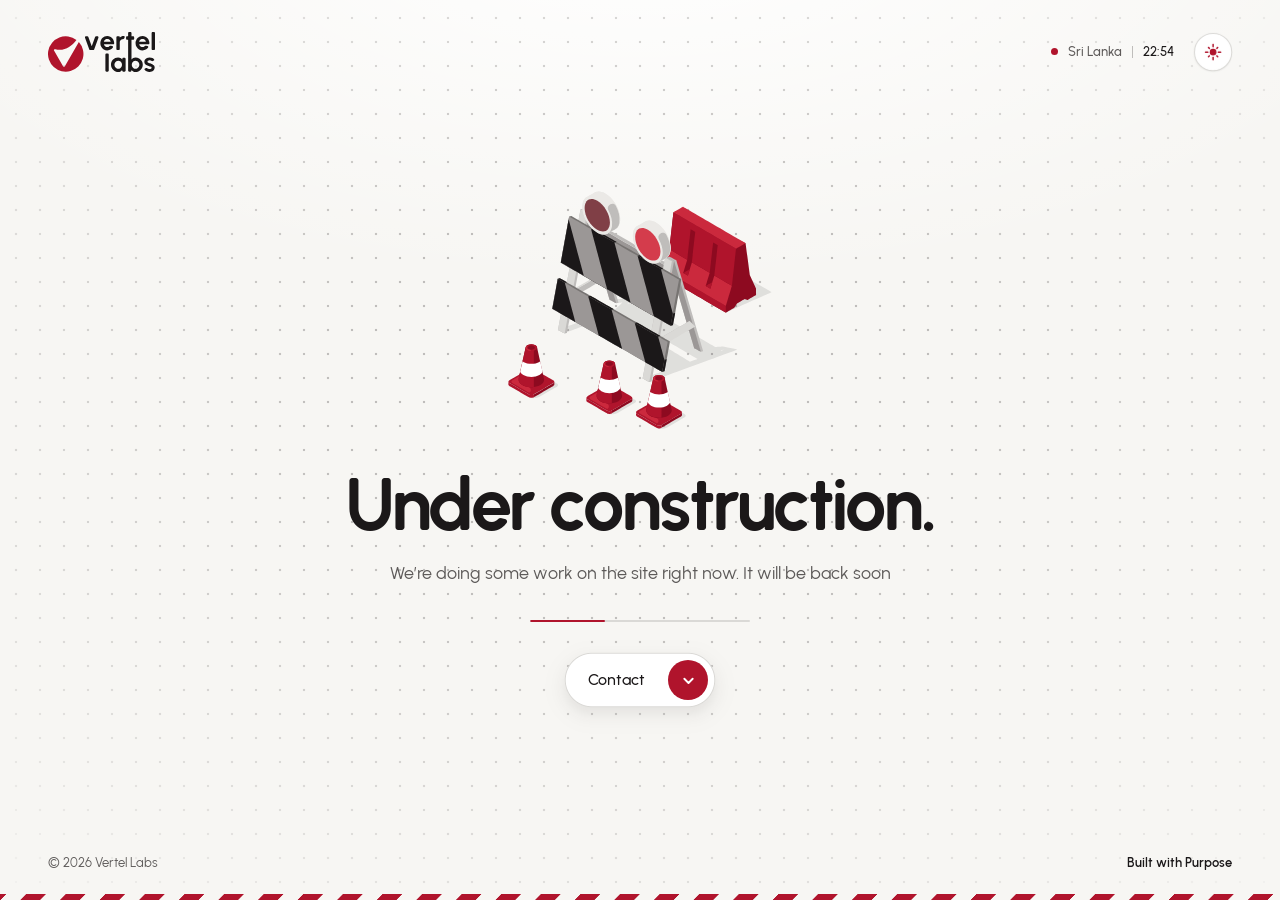
<file: index.html>
<!DOCTYPE html>
<html lang="en">
<head>
  <meta charset="utf-8">
  <meta name="viewport" content="width=device-width, initial-scale=1">
  <meta name="robots" content="noindex, nofollow">
  <title>Vertel Labs</title>
  <meta name="description" content="vertellabs.com is under construction. Write to contact@vertellabs.com.">
  <link rel="canonical" href="https://vertellabs.com/">

  <!-- Vertel Labs brand (from website-kit) -->
  <link rel="preload" href="fonts/VertelRound-Regular.woff2" as="font" type="font/woff2" crossorigin>
  <link rel="preload" href="fonts/VertelRound-Bold.woff2" as="font" type="font/woff2" crossorigin>
  <link rel="stylesheet" href="css/vertel-round.css">
  <link rel="stylesheet" href="css/tokens.css">
  <link rel="icon" href="favicon.ico" sizes="48x48">
  <link rel="icon" href="favicon.svg" type="image/svg+xml">
  <link rel="apple-touch-icon" href="apple-touch-icon.png">
  <link rel="manifest" href="site.webmanifest">
  <meta name="theme-color" content="#F7F6F3" media="(prefers-color-scheme: light)">
  <meta name="theme-color" content="#141213" media="(prefers-color-scheme: dark)">
  <!-- Use the visitor's saved light/dark choice before the page paints (no flash). -->
  <script>document.documentElement.className+=' js intro-on';try{var t=localStorage.getItem('vl-theme');if(t==='light'||t==='dark')document.documentElement.setAttribute('data-theme',t)}catch(e){}</script>

  <meta property="og:type" content="website">
  <meta property="og:site_name" content="Vertel Labs">
  <meta property="og:title" content="Vertel Labs">
  <meta property="og:description" content="Digital Solutions for Businesses in Sri Lanka">
  <meta property="og:url" content="https://vertellabs.com/">
  <meta property="og:image" content="https://vertellabs.com/img/og-card.png">
  <meta property="og:image:width" content="1200">
  <meta property="og:image:height" content="630">
  <meta property="og:image:alt" content="Vertel Labs">
  <meta property="og:locale" content="en_US">
  <meta name="twitter:card" content="summary_large_image">
  <script>if(location.search==='?chat')location.replace('https://wa.me/message/AU7N3AUUT7OIB1')</script>

  <link rel="stylesheet" href="css/site.css?v=54">
</head>
<body class="uc">

  <!-- Intro while the page loads (DRAFT — logo motion isn't in the brand docs yet):
       the Vertel coin is traced, fills in, empties, and the line wipes away, on the dot background.
       It fades out once the page has loaded and the coin is full. Only shows when JavaScript runs.
       Path copied unchanged from assets/coin/crimson/vertel-mark-crimson.svg. -->
  <div class="intro" id="intro" aria-hidden="true">
    <svg class="coin-loader" viewBox="0 0 256 256">
      <path class="cl-coin" pathLength="100" d="M201.92 60.65 L123.2 197 A6 6 0 0 1 112.8 197 L62.74 110.28 A6 6 0 0 1 69.29 100.87 C119.03 113.8 159.35 86.73 188.51 48.38 A100 100 0 1 0 201.92 60.65 Z"/>
    </svg>
  </div>

  <header class="top wrap">
    <a class="logo" href="./" aria-label="Vertel Labs home">
      <img class="only-light" src="logo/vertel-logo-two-line-crimson.svg" alt="Vertel Labs" width="107" height="40">
      <img class="only-dark" src="logo/vertel-logo-two-line-on-dark.svg" alt="Vertel Labs" width="107" height="40">
    </a>
    <div class="top-right">
      <p class="local" aria-label="Local time in Sri Lanka">
        <span class="dot" aria-hidden="true"></span>
        <span>Sri Lanka</span>
        <span class="local-sep" aria-hidden="true"></span>
        <span class="local-time" id="clock">GMT+5:30</span>
      </p>

      <!-- Light/dark switch: a real coin with a thin edge. Front = sun or moon, back = Vertel coin mark.
           A click turns it over in place, through the Vertel side, onto the new mode's side;
           the new theme pours out of it as the Vertel side faces us. -->
      <button class="theme-coin" type="button" id="theme-coin" aria-label="Switch to dark mode" title="Switch light / dark">
        <span class="coin" aria-hidden="true">
          <span class="coin-edge"></span>
          <span class="coin-face coin-front">
            <!-- Vertel Labs light icon: solid sun, long rays at the four main points, short between (like ruler marks) -->
            <svg class="icon-sun" viewBox="0 0 24 24"><circle cx="12" cy="12" r="4.4" fill="currentColor"/><path d="M19 12h3M12 19v3M5 12H2M12 5V2M17.02 17.02l1.06 1.06M6.98 17.02l-1.06 1.06M6.98 6.98L5.92 5.92M17.02 6.98l1.06-1.06" stroke="currentColor" stroke-width="2" stroke-linecap="round"/></svg>
            <!-- Vertel Labs dark icon: slim solid crescent with softened tips, and one small dot -->
            <svg class="icon-moon" viewBox="0 0 24 24"><path d="M8.02 4.81A8.6 8.6 0 1 0 19.19 15.98A8 8 0 0 1 8.02 4.81Z" fill="currentColor" stroke="currentColor" stroke-width="1.3" stroke-linejoin="round"/><circle cx="18.6" cy="5.6" r="1.2" fill="currentColor"/></svg>
          </span>
          <span class="coin-face coin-back">
            <img class="coin-mark only-light" src="logo/vertel-mark-crimson-small.svg" alt="" width="20" height="20">
            <img class="coin-mark only-dark" src="logo/vertel-mark-on-dark-small.svg" alt="" width="20" height="20">
          </span>
        </span>
      </button>
    </div>
  </header>

  <main class="uc-main wrap">
    <div class="uc-art">
      <img class="only-light" src="img/under-construction.svg?v=3" alt="Road barrier with a flashing light and traffic cones" width="805" height="726">
      <img class="only-dark" src="img/under-construction-dark.svg?v=3" alt="Road barrier with a flashing light and traffic cones" width="805" height="726">
    </div>

    <div class="uc-copy">
      <h1>Under construction.</h1>
      <p class="lead">We’re doing some work on the site right now. It will be back soon</p>

      <div class="progress" aria-hidden="true"><span></span></div>

      <!-- Contact: one pill that splits like liquid into WhatsApp and Email.
           The shapes (.ct-goo) are drawn behind and melted together by the #vl-goo filter;
           the words and links sit on top, sharp. Without JavaScript both links just show. -->
      <div class="ct" id="contact">
        <div class="ct-goo" aria-hidden="true">
          <span class="ct-shape p-main"></span>
          <span class="ct-shape p-a"></span>
          <span class="ct-shape p-b"></span>
          <span class="ct-shape p-a2"></span>
          <span class="ct-shape p-b2"></span>
          <span class="ct-shape p-ai"></span>
          <span class="ct-shape p-bi"></span>
        </div>

        <button class="ct-toggle p-main" type="button" id="contact-toggle" aria-expanded="false" aria-controls="contact">
          <span class="ct-label">Contact</span>
          <!-- a chevron: "this opens". It turns over to point up (close) when the options are out. -->
          <span class="ct-x" aria-hidden="true">
            <svg viewBox="0 0 20 20"><path d="M5.6 8.2 10 12.6l4.4-4.4" fill="none" stroke="currentColor" stroke-width="2" stroke-linecap="round" stroke-linejoin="round"/></svg>
          </span>
        </button>

        <a class="ct-opt p-a" href="https://chat.vertellabs.com" target="_blank" rel="noopener">
          <span class="ct-in">
          <!-- the WhatsApp logo (glyph from Simple Icons, CC0) -->
          <span class="ct-ico ct-ico-wa" aria-hidden="true">
            <svg viewBox="0 0 24 24"><path fill="currentColor" d="M17.472 14.382c-.297-.149-1.758-.867-2.03-.967-.273-.099-.471-.148-.67.15-.197.297-.767.966-.94 1.164-.173.199-.347.223-.644.075-.297-.15-1.255-.463-2.39-1.475-.883-.788-1.48-1.761-1.653-2.059-.173-.297-.018-.458.13-.606.134-.133.298-.347.446-.52.149-.174.198-.298.298-.497.099-.198.05-.371-.025-.52-.075-.149-.669-1.612-.916-2.207-.242-.579-.487-.5-.669-.51-.173-.008-.371-.01-.57-.01-.198 0-.52.074-.792.372-.272.297-1.04 1.016-1.04 2.479 0 1.462 1.065 2.875 1.213 3.074.149.198 2.096 3.2 5.077 4.487.709.306 1.262.489 1.694.625.712.227 1.36.195 1.871.118.571-.085 1.758-.719 2.006-1.413.248-.694.248-1.289.173-1.413-.074-.124-.272-.198-.57-.347m-5.421 7.403h-.004a9.87 9.87 0 0 1-5.031-1.378l-.361-.214-3.741.982.998-3.648-.235-.374a9.86 9.86 0 0 1-1.51-5.26c.001-5.45 4.436-9.884 9.888-9.884 2.64 0 5.122 1.03 6.988 2.898a9.825 9.825 0 0 1 2.893 6.994c-.003 5.45-4.437 9.884-9.885 9.884m8.413-18.297A11.815 11.815 0 0 0 12.05 0C5.495 0 .16 5.335.157 11.892c0 2.096.547 4.142 1.588 5.945L.057 24l6.305-1.654a11.882 11.882 0 0 0 5.683 1.448h.005c6.554 0 11.89-5.335 11.893-11.893a11.821 11.821 0 0 0-3.48-8.413Z"/></svg>
          </span>
          <span class="ct-words"><span class="ct-name">WhatsApp</span><span class="ct-addr">chat.vertellabs.com</span></span></span>
        </a>
        <a class="ct-opt p-b" href="mailto:contact@vertellabs.com">
          <span class="ct-in">
          <span class="ct-ico" aria-hidden="true">
            <svg viewBox="0 0 20 20"><rect x="3" y="4.8" width="14" height="10.4" rx="2.4" fill="none" stroke="currentColor" stroke-width="1.7"/><path d="M3.8 6.4l6.2 4.4 6.2-4.4" fill="none" stroke="currentColor" stroke-width="1.7" stroke-linecap="round" stroke-linejoin="round"/></svg>
          </span>
          <span class="ct-words"><span class="ct-name">Email</span><span class="ct-addr">contact@vertellabs.com</span></span></span>
        </a>
      </div>
    </div>
  </main>

  <footer class="uc-foot">
    <div class="wrap uc-foot-inner">
      <span>© <span id="year">2026</span> Vertel Labs</span>
      <span class="promise">Built with Purpose</span>
    </div>
    <div class="tape" aria-hidden="true"></div>
  </footer>

  <!-- the liquid: blur the shapes, then cut the blur back to a hard edge, so shapes that come
       close melt into one; then a 1px rim in the border colour around the whole blob, and a soft
       shadow under it made from the same blur (moved down a little), so it costs almost nothing.
       The filter works only inside the liquid's own box (which already leaves room for the blur). -->
  <svg class="defs" width="0" height="0" aria-hidden="true" focusable="false">
    <filter id="vl-goo" x="0" y="0" width="100%" height="100%" color-interpolation-filters="sRGB">
      <feGaussianBlur in="SourceGraphic" stdDeviation="9" result="blur"/>
      <feColorMatrix in="blur" type="matrix" values="1 0 0 0 0  0 1 0 0 0  0 0 1 0 0  0 0 0 24 -11" result="goo"/>
      <feMorphology in="goo" operator="dilate" radius="1" result="rim-shape"/>
      <feFlood class="goo-rim" result="rim-colour"/>
      <feComposite in="rim-colour" in2="rim-shape" operator="in" result="rim"/>
      <feOffset in="blur" dy="7" result="shadow-shape"/>
      <feFlood class="goo-shadow" result="shadow-colour"/>
      <feComposite in="shadow-colour" in2="shadow-shape" operator="in" result="shadow"/>
      <feMerge><feMergeNode in="shadow"/><feMergeNode in="rim"/><feMergeNode in="goo"/></feMerge>
    </filter>
  </svg>

  <script src="js/site.js?v=20" defer></script>
</body>
</html>
</file>
<file: css/vertel-round.css>
/* Vertel Round v2 — the Vertel Labs brand font.
   Urbanist (SIL OFL 1.1) with every corner rounded like the Vertel Labs logo.
   1. Copy fonts-web/* to /fonts/ on your site.   2. Link this file.   3. Add the preload lines (README). */

@font-face { font-family: "Vertel Round"; font-weight: 400; font-style: normal; font-display: swap;
  src: url("../fonts/VertelRound-Regular.woff2") format("woff2"), url("../fonts/VertelRound-Regular.woff") format("woff"); }
@font-face { font-family: "Vertel Round"; font-weight: 500; font-style: normal; font-display: swap;
  src: url("../fonts/VertelRound-Medium.woff2") format("woff2"), url("../fonts/VertelRound-Medium.woff") format("woff"); }
@font-face { font-family: "Vertel Round"; font-weight: 600; font-style: normal; font-display: swap;
  src: url("../fonts/VertelRound-SemiBold.woff2") format("woff2"), url("../fonts/VertelRound-SemiBold.woff") format("woff"); }
@font-face { font-family: "Vertel Round"; font-weight: 700; font-style: normal; font-display: swap;
  src: url("../fonts/VertelRound-Bold.woff2") format("woff2"), url("../fonts/VertelRound-Bold.woff") format("woff"); }

/* Metric-matched stand-in: while the font downloads (or if it is blocked), the system font is resized
   to take up the same space, so the page does not jump when Vertel Round arrives. */
@font-face { font-family: "Vertel Round Fallback"; font-weight: 100 500;
  src: local("Arial"), local("ArialMT"), local("Liberation Sans"), local("Helvetica"), local("Roboto");
  size-adjust: 97.27%; ascent-override: 97.67%; descent-override: 25.7%; line-gap-override: 0%; }
@font-face { font-family: "Vertel Round Fallback"; font-weight: 600 900;
  src: local("Arial Bold"), local("Arial-BoldMT"), local("Liberation Sans Bold"), local("Helvetica Bold"), local("Roboto Bold");
  size-adjust: 94.55%; ascent-override: 100.48%; descent-override: 26.44%; line-gap-override: 0%; }

:root {
  --font-brand: "Vertel Round", "Vertel Round Fallback", system-ui, -apple-system, "Segoe UI", Roboto, Arial, sans-serif;
}
body { font-family: var(--font-brand); font-weight: 400; }
h1, h2, h3, h4, strong, b { font-weight: 700; }
</file>
<file: css/tokens.css>
/* Vertel Labs brand tokens v1.0.0 — keep in sync with tokens.json (change both together).
   Use the role variables (--vl-bg, --vl-text, --vl-accent …) in your CSS; they switch for dark mode automatically. */
:root {
  --vl-crimson: #B0142C;
  --vl-crimson-on-dark: #E73B4E;
  --vl-ground-light: #F7F6F3;
  --vl-ground-dark: #141213;
  --vl-ink: #1B1819;
  --vl-paper: #FFFFFF;
  --vl-crimson-50: #FFF2F1;
  --vl-crimson-100: #FDE3E2;
  --vl-crimson-200: #FAC7C6;
  --vl-crimson-300: #F6A2A1;
  --vl-crimson-400: #F07477;
  --vl-crimson-500: #E73B4E;
  --vl-crimson-600: #CB293D;
  --vl-crimson-700: #B0142C;
  --vl-crimson-800: #8D0A20;
  --vl-crimson-900: #6E0316;
  --vl-crimson-950: #4F000C;
  --vl-neutral-50: #F7F6F3;
  --vl-neutral-100: #EBE9E6;
  --vl-neutral-200: #DAD9D6;
  --vl-neutral-300: #BFBDBB;
  --vl-neutral-400: #9B9796;
  --vl-neutral-500: #777472;
  --vl-neutral-600: #5D5A59;
  --vl-neutral-700: #454141;
  --vl-neutral-800: #2E2A2B;
  --vl-neutral-900: #1B1819;
  --vl-neutral-950: #141213;
  --vl-font: "Vertel Round", "Vertel Round Fallback", system-ui, -apple-system, "Segoe UI", Roboto, Arial, sans-serif;
  --vl-bg: #F7F6F3;
  --vl-surface: #FFFFFF;
  --vl-surface-2: #EBE9E6;
  --vl-border: #DAD9D6;
  --vl-border-strong: #BFBDBB;
  --vl-text: #1B1819;
  --vl-text-muted: #5D5A59;
  --vl-accent: #B0142C;
  --vl-accent-hover: #8D0A20;
  --vl-on-accent: #FFFFFF;
  --vl-accent-soft: #FFF2F1;
  --vl-link: #B0142C;
  --vl-focus: #B0142C;
  color-scheme: light dark;
}
@media (prefers-color-scheme: dark) {
  :root:not([data-theme="light"]) {
    --vl-bg: #141213;
    --vl-surface: #1B1819;
    --vl-surface-2: #2E2A2B;
    --vl-border: #454141;
    --vl-border-strong: #5D5A59;
    --vl-text: #F7F6F3;
    --vl-text-muted: #9B9796;
    --vl-accent: #E73B4E;
    --vl-accent-hover: #F07477;
    --vl-on-accent: #141213;
    --vl-accent-soft: #4F000C;
    --vl-link: #E73B4E;
    --vl-focus: #E73B4E;
  }
}
:root[data-theme="dark"] {
  --vl-bg: #141213;
  --vl-surface: #1B1819;
  --vl-surface-2: #2E2A2B;
  --vl-border: #454141;
  --vl-border-strong: #5D5A59;
  --vl-text: #F7F6F3;
  --vl-text-muted: #9B9796;
  --vl-accent: #E73B4E;
  --vl-accent-hover: #F07477;
  --vl-on-accent: #141213;
  --vl-accent-soft: #4F000C;
  --vl-link: #E73B4E;
  --vl-focus: #E73B4E;
}
</file>
<file: css/site.css>
/* Vertel Labs — under construction page.
   Every colour comes from tokens.css (var(--vl-…)). Dark mode follows the visitor's device
   until they choose with the coin switch in the header. */

*, *::before, *::after { box-sizing: border-box; }
html { -webkit-text-size-adjust: 100%; }
body {
  margin: 0;
  font-family: var(--vl-font);
  font-size: 17px;
  line-height: 1.6;
  color: var(--vl-text);
  background: var(--vl-bg);
  -webkit-font-smoothing: antialiased;
  -moz-osx-font-smoothing: grayscale;
}
img, svg { display: block; max-width: 100%; }
h1, h2, p { margin: 0; }
a { color: var(--vl-link); text-decoration: none; }
:focus-visible { outline: 2px solid var(--vl-focus); outline-offset: 3px; border-radius: 6px; }
::selection { background: var(--vl-accent); color: var(--vl-on-accent); }
a, button { -webkit-tap-highlight-color: transparent; }   /* no grey flash on phones */

:root {
  --gutter: clamp(20px, 5vw, 48px);
  --ease: cubic-bezier(.2, .7, .2, 1);
  --shadow: 0 1px 2px color-mix(in srgb, var(--vl-ink) 6%, transparent),
            0 24px 48px -16px color-mix(in srgb, var(--vl-ink) 22%, transparent);
}
.wrap { width: 100%; max-width: calc(1200px + var(--gutter) * 2); margin-inline: auto; padding-inline: var(--gutter); }

/* ── page layout ─────────────────────────────────────── */
body.uc {
  min-height: 100vh; min-height: 100dvh; display: flex; flex-direction: column; overflow-x: clip;
  position: relative; isolation: isolate;
  /* soft light falling from the top of the page */
  background:
    radial-gradient(90% 60% at 50% -10%, var(--vl-surface) 0%, transparent 70%) fixed,
    var(--vl-bg);
}
/* Whole-page dot grid: fine dots every 24px, strongest in the middle
   and fading out toward the edges so the page stays calm.
   After the intro, the dots spread out in a soft circle from the coin (screen centre):
   --dots-r grows from 0 to past the corners. */
@property --dots-r { syntax: "<length>"; inherits: false; initial-value: 0px; }
body.uc::before {
  content: ""; position: fixed; inset: 0; z-index: -1; pointer-events: none;
  background-image: radial-gradient(circle at center, var(--vl-border-strong) 1.2px, transparent 1.6px);
  background-size: 24px 24px;
  background-position: center center;
  --dots-r: calc(75vmax + 200px);
  -webkit-mask-image:
    radial-gradient(circle at 50% 50%, #000 calc(var(--dots-r) - 200px), transparent var(--dots-r)),
    radial-gradient(ellipse 80% 75% at 50% 45%, #000 30%, transparent 100%);
  mask-image:
    radial-gradient(circle at 50% 50%, #000 calc(var(--dots-r) - 200px), transparent var(--dots-r)),
    radial-gradient(ellipse 80% 75% at 50% 45%, #000 30%, transparent 100%);
  -webkit-mask-composite: source-in;
  mask-composite: intersect;
  transition: --dots-r 1.6s cubic-bezier(.25, .6, .2, 1);
}
/* while the intro is up the dots are hidden (8s safety in case the script never runs) */
.intro-on body.uc::before { --dots-r: 0px; animation: dots-safety 0s linear 8s forwards; }
@keyframes dots-safety { to { --dots-r: calc(75vmax + 200px); } }

.top {
  display: flex; align-items: center; justify-content: space-between; gap: 16px;
  padding-top: clamp(16px, 4vh, 32px); padding-bottom: clamp(12px, 3vh, 32px);
}
.logo { display: inline-block; border-radius: 4px; flex: none; }
.logo img { height: clamp(32px, 5vh, 40px); width: auto; }

/* header right: where we are + local time */
.local {
  display: inline-flex; align-items: center; gap: 10px;
  font-size: 13px; font-weight: 500; color: var(--vl-text-muted); white-space: nowrap;
}
.local-sep { width: 1px; height: 12px; background: var(--vl-border-strong); }
.local-time { color: var(--vl-text); font-variant-numeric: tabular-nums; }
.dot { position: relative; width: 7px; height: 7px; flex: none; border-radius: 50%; background: var(--vl-accent); }
.dot::after {
  content: ""; position: absolute; inset: -4px; border-radius: 50%;
  border: 1.5px solid var(--vl-accent); opacity: 0;
  animation: ping 2.4s var(--ease) infinite;
}
@keyframes ping { 0% { transform: scale(.4); opacity: .7; } 80%, 100% { transform: scale(1.3); opacity: 0; } }

.top-right { display: flex; align-items: center; gap: clamp(12px, 2.4vw, 20px); }

/* ── light / dark ─────────────────────────────────────
   Follows the device until the visitor flips the coin; their choice is then
   saved as <html data-theme="light|dark"> (tokens.css switches the colours). */
:root[data-theme="light"] { color-scheme: light; }
:root[data-theme="dark"]  { color-scheme: dark; }
.only-dark { display: none !important; }
@media (prefers-color-scheme: dark) {
  :root:not([data-theme="light"]) .only-light { display: none !important; }
  :root:not([data-theme="light"]) .only-dark  { display: block !important; }
}
:root[data-theme="dark"] .only-light { display: none !important; }
:root[data-theme="dark"] .only-dark  { display: block !important; }

/* The switch: a coin. Front shows the sun (light) or moon (dark); the back shows
   the Vertel coin mark (official small cut). A click turns it over once. */
.theme-coin {
  position: relative; flex: none;
  width: 38px; height: 38px; padding: 0;
  border: 0; border-radius: 50%; background: none; color: var(--vl-text);
  cursor: pointer; perspective: 240px;
}
.coin { position: absolute; inset: 0; display: block; transform-style: preserve-3d; }
/* two faces 3px apart, with an edge between them, so it reads as a real coin when it turns */
/* One quiet ring, not a hard outline: the old double rim (a dark line plus an inner one)
   read as a black stroke drawn round the sun on the pale page. */
.coin-face {
  position: absolute; inset: 0; display: grid; place-items: center; overflow: hidden;
  border-radius: 50%; border: 1px solid var(--vl-border); background: var(--vl-surface);
  backface-visibility: hidden; -webkit-backface-visibility: hidden;
  box-shadow: 0 1px 2px color-mix(in srgb, var(--vl-ink) 5%, transparent);   /* it sits on the page, not cut into it */
  transition: border-color .2s var(--ease), box-shadow .2s var(--ease);
}
.coin-front { transform: translateZ(1.5px); }
.coin-back  { transform: rotateY(180deg) translateZ(1.5px); }
.coin-edge {
  position: absolute; top: 3px; bottom: 3px; left: 50%; width: 3px; margin-left: -1.5px;
  border-radius: 2px; background: var(--vl-border); transform: rotateY(90deg);
}
.coin-face svg { width: 18px; height: 18px; grid-area: 1 / 1; }
.coin-mark { grid-area: 1 / 1; width: 20px; height: 20px; }
.icon-sun { color: var(--vl-accent); }
.icon-moon { display: none; }
@media (hover: hover) {
  .theme-coin:hover .coin-face {
    border-color: var(--vl-border-strong);
    box-shadow: 0 2px 6px color-mix(in srgb, var(--vl-ink) 9%, transparent);
  }
}
.theme-coin { transition: transform .15s var(--ease); }
.theme-coin:active { transform: scale(.94); }   /* a small press */
.theme-coin:focus-visible { outline-offset: 4px; border-radius: 50%; }
/* dark (chosen, or from the device) shows the moon */
@media (prefers-color-scheme: dark) {
  :root:not([data-theme="light"]) .icon-sun  { display: none; }
  :root:not([data-theme="light"]) .icon-moon { display: block; }
}
:root[data-theme="dark"] .icon-sun  { display: none; }
:root[data-theme="dark"] .icon-moon { display: block; }

/* the new theme pours out of the coin like liquid: a wobbly blob that grows and settles round
   (browsers with View Transitions). site.js writes the blob's frames into @keyframes vt-liquid
   just before the switch; the animation itself is set here in CSS (not started later from
   script), so the very first frame already shows only the old page: no flash of the new theme. */
::view-transition-old(root), ::view-transition-new(root) { animation: none; mix-blend-mode: normal; }
:root.vt-coin::view-transition-new(root) { animation: vt-liquid .9s linear both; }
/* colours change in one step during the switch (no half-faded borders inside the wave) */
:root.vt-coin *, :root.vt-coin *::before, :root.vt-coin *::after { transition: none !important; }

/* centred column: picture → headline → line → contact */
/* Sizes follow both screen width and height, so it fits on any screen without scrolling. */
.uc-main {
  flex: 1; display: flex; flex-direction: column; align-items: center; justify-content: center;
  text-align: center; padding-top: clamp(0px, 2vh, 16px); padding-bottom: clamp(24px, 6vh, 64px);
}
.uc-copy { display: flex; flex-direction: column; align-items: center; }
.uc-art { display: block; width: clamp(140px, min(42vw, 30vh), 300px); margin-bottom: clamp(18px, 4vh, 44px); }
.uc-art img { width: 100%; height: auto; }

h1 {
  font-weight: 700; font-size: clamp(34px, min(8.6vw, 8.2vh), 84px);
  line-height: 1; letter-spacing: -.035em;
}
.lead { margin-top: clamp(10px, 2vh, 18px); font-size: clamp(15px, min(1.4vw, 2.2vh), 19px); color: var(--vl-text-muted); max-width: 30em; text-wrap: balance; }

/* slow "work in progress" line */
.progress {
  position: relative; overflow: hidden;
  width: min(220px, 60%); height: 2px; margin-top: clamp(18px, 3.6vh, 32px);
  background: var(--vl-border); border-radius: 2px;
}
.progress span {
  position: absolute; inset: 0 auto 0 0; width: 34%;
  background: var(--vl-accent); border-radius: 2px;
  animation: work 2.8s var(--ease) infinite;
}
@keyframes work { 0% { transform: translateX(-100%); } 100% { transform: translateX(300%); } }

/* ── intro while the page loads (draft) ─────────────────
   Covers the page (plain background, no dots) with the coin animation, then fades out
   while the page's dots spread out from the coin.
   Only with JavaScript (html.js); a safety fade after 8s in case the script never runs.
   Coin colour: crimson on light, off-white on dark (never the bright red in the logo). */
.intro { display: none; }
.js .intro {
  position: fixed; inset: 0; z-index: 100;
  display: grid; place-items: center;
  background: var(--vl-bg);
  transition: opacity .6s var(--ease), visibility 0s linear .6s;
  animation: intro-safety 0s linear 8s forwards;
}
.js .intro.is-done { opacity: 0; visibility: hidden; }
@keyframes intro-safety { to { opacity: 0; visibility: hidden; } }
.coin-loader {
  position: relative; display: block; overflow: visible;
  width: clamp(48px, 7vmin, 64px); height: clamp(48px, 7vmin, 64px);
  color: var(--vl-crimson);
  transition: transform .6s var(--ease);
}
.intro.is-done .coin-loader { transform: scale(.92); }
.cl-coin {
  fill: currentColor; stroke: currentColor; stroke-width: 5;   /* about 1.2px */
  stroke-linejoin: round; stroke-linecap: butt;
  stroke-dasharray: 100 101; stroke-dashoffset: 100;
  fill-opacity: 0;
  animation: cl-trace 3.6s cubic-bezier(.45, 0, .25, 1) infinite;
}
/* draw → fill → empty back to the line → the line runs on and wipes itself away
   (same direction it was drawn). It ends empty, exactly where it starts: no jump. */
@keyframes cl-trace {
  0%   { stroke-dashoffset: 100;  stroke-opacity: 1; fill-opacity: 0; }
  34%  { stroke-dashoffset: 0;    stroke-opacity: 1; fill-opacity: 0; }   /* outline traced */
  46%  { stroke-dashoffset: 0;    stroke-opacity: 0; fill-opacity: 1; }   /* the exact coin */
  64%  { stroke-dashoffset: 0;    stroke-opacity: 0; fill-opacity: 1; }   /* hold */
  74%  { stroke-dashoffset: 0;    stroke-opacity: 1; fill-opacity: 0; }   /* back to the line */
  100% { stroke-dashoffset: -100; stroke-opacity: 1; fill-opacity: 0; }   /* line wipes away */
}
@media (prefers-color-scheme: dark) { :root:not([data-theme="light"]) .coin-loader { color: var(--vl-ground-light); } }
:root[data-theme="dark"] .coin-loader { color: var(--vl-ground-light); }

/* ── contact: one pill that splits like liquid into WhatsApp and Email ──────────
   Two layers in the same place:
   · .ct-goo   — plain shapes only, melted together by the #vl-goo SVG filter (blur → hard edge),
                 so when they pull apart a neck of "liquid" stretches between them;
   · on top    — the real button and links, sharp, moving with their shapes.
   Open = .ct.is-open (set by site.js). Without JavaScript the two links simply show. */
.ct {
  /* sizes (wide screens: WhatsApp | chevron | Email side by side) */
  --main-w: 148px; --main-h: 52px;      /* the closed "Contact" pill */
  --knob: 48px;                         /* the round chevron it shrinks into */
  --card-w: 236px; --card-h: 60px;      /* each option */
  --gap: 6px;                           /* space between pieces: small, so the liquid neck stays */
  --ox: 0px;                            /* shifts the open set sideways (used when the column is left-aligned) */
  --ox-abs: 0px;                        /* the same shift without its sign, so the liquid box stays centred */
  /* where each piece sits when open (from the centre of the closed pill) */
  --ax: calc(var(--ox) - var(--card-w) / 2 - var(--knob) / 2 - var(--gap)); --ay: 0px;
  --bx: calc(var(--ox) + var(--card-w) / 2 + var(--knob) / 2 + var(--gap)); --by: 0px;
  --kx: var(--ox); --ky: 0px;
  /* motion */
  --spring: cubic-bezier(.3, 1.35, .45, 1);   /* overshoots a little and settles */
  --pull: cubic-bezier(.55, 0, .3, 1);        /* drawn back in */
  --fling: cubic-bezier(.2, 1.2, .3, 1);      /* thrown out, settles with a small overshoot */
  --fling-soft: cubic-bezier(.35, 1.15, .4, 1); /* the same, but leaves more slowly so the neck can stretch */
  --jelly: cubic-bezier(.3, 1.7, .45, 1);     /* wobbles past its size and back, like a drop */
  --suck: cubic-bezier(.65, 0, .25, 1);       /* slow start, then pulled in fast */
  --settle: cubic-bezier(.45, 0, .15, 1);     /* smooth, no bounce */

  position: relative; flex: none;
  width: var(--main-w); height: var(--main-h);
  margin-top: clamp(18px, 3.6vh, 32px);
}

/* the liquid layer: a box just bigger than the open set, so the blur has room on every side
   (no bigger, or it would stick out past a phone's screen) */
.ct-goo {
  position: absolute; pointer-events: none;
  inset: -50px calc((var(--main-w) - var(--card-w) * 2 - var(--knob) - var(--gap) * 2) / 2 - 24px);
  /* Only the liquid filter. Its shadow is made inside the filter (see index.html): CSS drop-shadows
     here were two more full redraws of the blob on every frame, which made phones stutter. */
  filter: url(#vl-goo);
}
.goo-rim { flood-color: var(--vl-border); }
.goo-shadow { flood-color: var(--vl-ink); flood-opacity: .1; }
/* When site.js can paint the liquid on a canvas, the shapes still move (they are what it reads)
   but are not drawn themselves, and the SVG filter is switched off. */
.ct.has-canvas .ct-goo { filter: none; opacity: 0; }
.ct-canvas { position: absolute; pointer-events: none; }
.defs { position: absolute; width: 0; height: 0; overflow: hidden; }

/* every piece is placed from the centre */
.ct-shape, .ct-toggle, .ct-opt { position: absolute; left: 50%; top: 50%; }
.ct-shape { background: var(--vl-surface); border-radius: 999px; translate: -50% -50%; box-sizing: content-box; padding: 0; }
/* The liquid shapes move with left/top and change size with width/height/padding - never with an
   animated translate or scale. Phones hand translate/scale animations to the graphics chip, which
   skips the liquid filter until the motion stops: the rim and the joins then pop in late. Layout
   changes make the browser redraw through the filter on every frame, so the liquid stays whole. */

/* closed: everything sits inside the "Contact" pill.
   Closing: the options shrink to drops, get sucked back in, and the pill swells up after
   swallowing them (wobbling past its size and settling). */
.ct-shape.p-main, .ct-toggle {
  width: var(--main-w); height: var(--main-h);
  translate: -50% -50%;
  transition: width .85s var(--jelly) .3s, height .7s var(--jelly) .34s, translate .6s var(--fling) .2s;
}
.ct-shape.p-main {
  transition: width .85s var(--jelly) .3s, height .7s var(--jelly) .34s, left .6s var(--fling) .2s, top .6s var(--fling) .2s;
}
.ct-shape.p-a, .ct-shape.p-b {
  width: 40px; height: 40px; border-radius: var(--card-r, 999px);
  transition: width .42s var(--pull), height .5s var(--pull), left .55s var(--suck) .1s, top .55s var(--suck) .1s,
              padding .35s var(--ease);
}
/* corner drops (phones only, see below): empty unless the tile layout gives them a size */
.ct-shape.p-ai, .ct-shape.p-bi { width: 0; height: 0; border-radius: 50%;
  transition: width .3s var(--pull), height .3s var(--pull), left .55s var(--suck) .1s, top .55s var(--suck) .1s,
              padding .3s var(--ease); }
/* trailing drops: they ride in the neck behind each option and melt away, so the liquid stretches */
.ct-shape.p-a2, .ct-shape.p-b2 { width: 0; height: 0; }
.ct.is-open .ct-shape.p-a2 { animation: ct-trail-out .95s var(--fling) both; --tx: var(--ax); --ty: var(--ay); }
.ct.is-open .ct-shape.p-b2 { animation: ct-trail-out .95s var(--fling) .05s both; --tx: var(--bx); --ty: var(--by); }
.ct.was-open:not(.is-open) .ct-shape.p-a2 { animation: ct-trail-in .8s var(--suck) both; --tx: var(--ax); --ty: var(--ay); }
.ct.was-open:not(.is-open) .ct-shape.p-b2 { animation: ct-trail-in .8s var(--suck) .04s both; --tx: var(--bx); --ty: var(--by); }
@keyframes ct-trail-out {
  0%   { width: 38px; height: 38px; left: 50%; top: 50%; }
  22%  { width: 36px; height: 36px; left: calc(50% + var(--tx) * .58); top: calc(50% + var(--ty) * .58); }
  55%  { width: 26px; height: 26px; left: calc(50% + var(--tx) * .5);  top: calc(50% + var(--ty) * .5); }
  100% { width: 0;    height: 0;    left: calc(50% + var(--tx) * .48); top: calc(50% + var(--ty) * .48); }
}
@keyframes ct-trail-in {
  0%   { width: 0;    height: 0;    left: calc(50% + var(--tx) * .5);  top: calc(50% + var(--ty) * .5); }
  40%  { width: 28px; height: 28px; left: calc(50% + var(--tx) * .4);  top: calc(50% + var(--ty) * .4); }
  100% { width: 30px; height: 30px; left: 50%; top: 50%; }
}

/* the button: "Contact" + the round mark; the mark turns + into × */
.ct-toggle {
  display: block; padding: 0; border: 0; background: none; cursor: pointer;
  font: inherit; font-weight: 500; font-size: 16px; line-height: 1; color: var(--vl-text);
  border-radius: 999px;
}
.ct-label {
  position: absolute; left: 22px; top: 50%; translate: 0 -50%; white-space: nowrap;
  max-width: calc(100% - 64px); overflow: hidden;   /* the word never pokes out when the pill shrinks */
  transition: opacity .35s var(--ease) .55s;
}
/* the round mark is placed from the pill's centre, so it glides to the middle in step with the
   shrinking pill and is never clipped */
.ct-x {
  position: absolute; top: 50%; left: 50%;
  translate: calc(var(--main-w) / 2 - var(--main-h) / 2 - 50%) -50%;
  display: grid; place-items: center; width: 40px; height: 40px;
  border-radius: 50%; background: var(--vl-accent); color: var(--vl-on-accent);
  transition: translate .85s var(--jelly) .3s, rotate .6s var(--spring) .2s, background-color .25s var(--ease);
}
.ct-x svg { width: 19px; height: 19px; transition: translate .25s var(--ease); }
/* while it is closed the chevron dips every few seconds — a quiet "press me" */
.ct:not(.is-open) .ct-x svg { animation: ct-hint 4s var(--ease) 1.6s infinite; }
@keyframes ct-hint {
  0%, 72%, 100% { translate: 0 0; }
  80%  { translate: 0 2.5px; }
  88%  { translate: 0 0; }
  94%  { translate: 0 1.2px; }
}
@media (hover: hover) {
  .ct-toggle:hover .ct-x { background: var(--vl-accent-hover); }
  .ct:not(.is-open) .ct-toggle:hover .ct-x svg { animation: none; translate: 0 2px; }
}
.ct-toggle:active .ct-x { scale: .94; }

/* the two options: each grows exactly like its blob (same size, same timing) and clips what is
   inside, so the words are only ever seen inside the liquid — never floating outside it */
.ct-opt {
  display: block; overflow: hidden;
  width: 40px; height: 40px; border-radius: var(--card-r, 999px);
  color: var(--vl-text); text-align: left;
  /* cut a hair inside the blob: the melted liquid is a touch rounder than this box, so without
     it a corner icon or a word can look like it is sitting on the edge, or escaping it */
  clip-path: inset(3px round var(--card-r, 999px));
  translate: -50% -50%; opacity: 0; visibility: hidden; pointer-events: none;
  transition: width .42s var(--pull), height .5s var(--pull), translate .55s var(--suck) .1s,
              opacity .14s var(--ease), visibility 0s linear .65s;
}
/* what's inside stays full size and centred while the option grows around it */
.ct-in {
  position: absolute; left: 50%; top: 50%; translate: -50% -50%;
  width: var(--card-w); height: var(--card-h);
  display: flex; align-items: center; gap: 12px; padding: 0 18px 0 10px;
}
/* the right option mirrors the left one: each icon sits on its own outer side, so the pair
   opens outwards from the chevron instead of both leaning the same way */
.ct-opt.p-b .ct-in { flex-direction: row-reverse; padding: 0 10px 0 18px; }
.ct-opt.p-b .ct-words { align-items: flex-end; text-align: right; }
.ct-ico {
  display: grid; place-items: center; width: 40px; height: 40px; flex: none;
  border-radius: 50%; background: var(--vl-accent); color: var(--vl-on-accent);
  transition: background-color .25s var(--ease), scale .3s var(--ease);
}
.ct-ico svg { width: 19px; height: 19px; }
.ct-ico-wa svg { width: 20px; height: 20px; }
.ct-words { display: flex; flex-direction: column; gap: 3px; min-width: 0; }
.ct-name { font-weight: 600; font-size: 15px; line-height: 1.15; }
.ct-addr { font-size: 12.5px; line-height: 1.2; color: var(--vl-text-muted); white-space: nowrap; overflow: hidden; text-overflow: ellipsis; }
.ct-opt:focus-visible { border-radius: 999px; outline-offset: 2px; }
@media (hover: hover) {
  /* Hovering swells the whole blob a little — the corner drop with it — and the icon only
     deepens in colour. No tilt and no spring: it moves the same calm way as everything else. */
  .ct-opt:hover .ct-ico { background: var(--vl-accent-hover); }
  .ct:has(.p-a:hover) .ct-shape.p-a, .ct:has(.p-b:hover) .ct-shape.p-b {
    padding: calc(var(--card-h) * .015) calc(var(--card-w) * .015);
  }
  .ct:has(.p-a:hover) .ct-shape.p-ai, .ct:has(.p-b:hover) .ct-shape.p-bi { padding: .7px; }
}

/* ── open ──
   The options leave as round drops while the pill is still full (so a neck of liquid stretches
   between them), then spread into pills; the pill only then shrinks into the × and wobbles. */
:is(.ct.is-open, :root:not(.js) .ct) .ct-shape.p-main,
:is(.ct.is-open, :root:not(.js) .ct) .ct-toggle {
  width: var(--knob); height: var(--knob);
  translate: calc(var(--kx) - 50%) calc(var(--ky) - 50%);
  /* it shrinks smoothly (a bounce here would squeeze it smaller than the round mark inside it)… */
  transition: width .5s var(--settle) .05s, height .5s var(--settle) .05s, translate .6s var(--fling) .05s;
  /* …then, once it's the ×, it wobbles like a drop that just landed. The button (not the
     turned mark) wobbles with it, so the mark always stays inside the drop. */
  animation: ct-boing .8s var(--ease) .6s;
}
@keyframes ct-boing {
  0%   { scale: 1 1; }
  20%  { scale: 1.16 .86; }
  40%  { scale: .9 1.1; }
  60%  { scale: 1.05 .96; }
  80%  { scale: .985 1.015; }
  100% { scale: 1 1; }
}
:is(.ct.is-open, :root:not(.js) .ct) .ct-shape.p-main {
  translate: -50% -50%; left: calc(50% + var(--kx)); top: calc(50% + var(--ky));
  transition: width .5s var(--settle) .05s, height .5s var(--settle) .05s, left .6s var(--fling) .05s, top .6s var(--fling) .05s;
  animation: ct-boing-drop .8s var(--ease) .6s;
}
/* the same wobble as ct-boing, made with the drop's size so the liquid filter follows it */
@keyframes ct-boing-drop {
  0%   { width: var(--knob);               height: var(--knob); }
  20%  { width: calc(var(--knob) * 1.16);  height: calc(var(--knob) * .86); }
  40%  { width: calc(var(--knob) * .9);    height: calc(var(--knob) * 1.1); }
  60%  { width: calc(var(--knob) * 1.05);  height: calc(var(--knob) * .96); }
  80%  { width: calc(var(--knob) * .985);  height: calc(var(--knob) * 1.015); }
  100% { width: var(--knob);               height: var(--knob); }
}
:is(.ct.is-open, :root:not(.js) .ct) .ct-label { opacity: 0; transition: opacity .12s var(--ease); }
:is(.ct.is-open, :root:not(.js) .ct) .ct-x {
  translate: -50% -50%; rotate: 180deg;
  transition: translate .5s var(--settle) .05s, rotate .7s var(--spring) .05s, background-color .25s var(--ease);
}
:is(.ct.is-open, :root:not(.js) .ct) .ct-shape.p-a,
:is(.ct.is-open, :root:not(.js) .ct) .ct-shape.p-b {
  width: var(--card-w); height: var(--card-h);
  transition: left .95s var(--fling-soft), top .95s var(--fling-soft), width 1s var(--jelly) .16s, height .8s var(--jelly) .12s,
              padding .35s var(--ease);
}
:is(.ct.is-open, :root:not(.js) .ct) .ct-shape.p-a { left: calc(50% + var(--ax)); top: calc(50% + var(--ay)); }
:is(.ct.is-open, :root:not(.js) .ct) .ct-shape.p-b { left: calc(50% + var(--bx)); top: calc(50% + var(--by)); transition-delay: .05s, .05s, .21s, .17s, 0s; }
:is(.ct.is-open, :root:not(.js) .ct) .ct-opt {
  width: var(--card-w); height: var(--card-h);
  opacity: 1; visibility: visible; pointer-events: auto;
  transition: translate .95s var(--fling-soft), width 1s var(--jelly) .16s, height .8s var(--jelly) .12s,
              opacity .3s var(--ease) .42s, visibility 0s;
}
:is(.ct.is-open, :root:not(.js) .ct) .ct-opt.p-a { translate: calc(var(--ax) - 50%) calc(var(--ay) - 50%); }
:is(.ct.is-open, :root:not(.js) .ct) .ct-opt.p-b { translate: calc(var(--bx) - 50%) calc(var(--by) - 50%); transition-delay: .05s, .21s, .17s, .47s, 0s; }
/* without JavaScript the × does nothing, so it isn't shown */
:root:not(.js) .ct-toggle, :root:not(.js) .ct-shape.p-main { display: none; }


.uc-foot { font-size: 13px; color: var(--vl-text-muted); }
.uc-foot-inner { display: flex; justify-content: space-between; gap: 8px 16px; flex-wrap: wrap; padding-top: clamp(12px, 2.4vh, 20px); padding-bottom: clamp(12px, 2.4vh, 20px); }
.promise { font-weight: 600; color: var(--vl-text); }
.tape {
  height: 6px;
  background: repeating-linear-gradient(-45deg, var(--vl-accent) 0 14px, var(--vl-bg) 14px 28px);
  background-size: 39.6px 6px; /* 28 × √2 = one seamless stripe */
  animation: march 1.6s linear infinite;
}
@keyframes march { to { background-position: 39.6px 0; } }

/* ── buttons & links ─────────────────────────────────── */
.btn {
  display: inline-flex; align-items: center; justify-content: center; gap: 10px;
  font: inherit; font-weight: 600; font-size: 16px; line-height: 1;
  padding: 16px 26px; border-radius: 12px; border: 1px solid transparent;
  cursor: pointer; white-space: nowrap;
  transition: background-color .2s var(--ease), border-color .2s var(--ease), transform .2s var(--ease);
}
.btn:active { transform: translateY(1px); }
.btn-primary { background: var(--vl-accent); color: var(--vl-on-accent); }
.btn-primary:hover { background: var(--vl-accent-hover); }

/* used by the 404 page */
h2 { font-weight: 700; font-size: clamp(24px, 3vw, 32px); line-height: 1.15; letter-spacing: -.02em; }

/* ── small screens ───────────────────────────────────── */
@media (max-width: 600px) {
  .logo img { height: 32px; }
}
/* narrow screens and phones on their side: two rounded tiles side by side
   (icon, name, address stacked), with the chevron hanging under the join like a drip */
@media (max-width: 599px), (orientation: landscape) and (max-height: 560px) {
  .ct {
    --gap: 20px; --knob: 42px; --card-h: 84px; --card-r: 22px;
    --card-w: calc((min(340px, 100vw - 40px) - var(--gap)) / 2);
    --ax: calc(var(--ox) - var(--card-w) / 2 - var(--gap) / 2); --ay: 0px;
    --bx: calc(var(--ox) + var(--card-w) / 2 + var(--gap) / 2); --by: 0px;
    --kx: var(--ox); --ky: calc(var(--card-h) / 2 + 6px);
  }
  /* The same inset on both sides, so this box keeps the pill's centre: the shapes inside are
     placed from its middle, and an uneven box would slide them away from their words.
     Top and bottom reach just past the tiles and the chevron (plus room for the blur) — any more
     and this invisible box would make a short page scroll. */
  .ct-goo {
    --goo-x: calc(var(--main-w) / 2 - var(--card-w) - var(--gap) / 2 - var(--ox-abs) - 18px);
    --goo-v: max(calc(var(--card-h) / 2 - var(--main-h) / 2 + 28px),
                 calc(var(--ky) + var(--knob) / 2 - var(--main-h) / 2 + 28px));
    inset: calc(-1 * var(--goo-v)) var(--goo-x);
  }
  .ct-opt:focus-visible { border-radius: var(--card-r); }
  /* The icon tucks into the tile's outer top corner — the left tile's to the left, the right
     tile's to the right — and the words sit underneath on the same side. The pair reads as one
     mirrored set, and with nothing stacked down the middle each tile can be shorter. */
  /* The icon sits ON the tile's outer top corner, half out of it, and a drop of liquid wraps
     round it — the left tile's at top-left, the right tile's at top-right. The words sit in the
     middle of the tile. The option box lets the icon past its edge (clip a little outside). */
  .ct-opt { overflow: visible; clip-path: inset(-18px round var(--card-r)); }
  .ct-in, .ct-opt.p-b .ct-in {
    flex-direction: column; align-items: center; justify-content: center;
    gap: 0; padding: 10px 8px 6px;
  }
  .ct-ico { position: absolute; left: -6px; top: -7px; width: 34px; height: 34px; }
  .ct-opt.p-b .ct-ico { left: auto; right: -6px; }
  .ct-ico svg { width: 17px; height: 17px; }
  .ct-ico-wa svg { width: 18px; height: 18px; }
  .ct-words, .ct-opt.p-b .ct-words { width: 100%; gap: 3px; align-items: center; text-align: center; }
  /* the drop of liquid round each corner icon (same centre as the icon) */
  .ct {
    --aix: calc(var(--ax) - var(--card-w) / 2 + 11px); --aiy: calc(var(--ay) - var(--card-h) / 2 + 10px);
    --bix: calc(var(--bx) + var(--card-w) / 2 - 11px); --biy: var(--aiy);
  }
  .ct.is-open .ct-shape.p-ai, .ct.is-open .ct-shape.p-bi {
    width: 46px; height: 46px;
    transition: width .6s var(--jelly) .38s, height .6s var(--jelly) .38s,
                left .95s var(--fling-soft), top .95s var(--fling-soft), padding .3s var(--ease);
  }
  .ct.is-open .ct-shape.p-ai { left: calc(50% + var(--aix)); top: calc(50% + var(--aiy)); }
  .ct.is-open .ct-shape.p-bi { left: calc(50% + var(--bix)); top: calc(50% + var(--biy)); transition-delay: .43s, .43s, .05s, .05s, 0s; }
  .ct-name { font-size: 15px; }
  .ct-addr { font-size: clamp(10px, 3.1vw, 12.5px); max-width: 100%; }
  /* the tiles cover the progress line, so it steps aside */
  .progress { transition: opacity .3s var(--ease); }
  .uc-copy:has(.ct.is-open) .progress { opacity: 0; }
}
/* phones held upright: the pill splits downward — the chevron stays where "Contact" was and the
   two tiles drop out below it, side by side, joined to it by liquid */
@media (max-width: 599px) {
  .ct {
    --card-h: 86px; --gap-y: -7px;   /* the chevron dips onto the tiles' inner corners */
    --ay: calc(var(--knob) / 2 + var(--gap-y) + var(--card-h) / 2); --by: var(--ay);
    --kx: var(--ox); --ky: 0px;
    transition: margin-bottom .8s var(--suck) .15s;
  }
  .ct-goo {   /* stays centred on the pill, and reaches just past the tiles below */
    --goo-v: calc(var(--ay) + var(--card-h) / 2 - var(--main-h) / 2 + 28px);
    inset: calc(-1 * var(--goo-v)) var(--goo-x);
  }
  /* the tiles are below now, so the progress line stays */
  .uc-copy:has(.ct.is-open) .progress { opacity: 1; }
}
/* shorter phones: make room for the tiles by easing the page up a little as they drop */
@media (max-width: 599px) and (max-height: 719px) {
  .ct { --card-h: 82px; }
  .ct.is-open { margin-bottom: 54px; transition: margin-bottom .8s var(--fling); }
}
/* very short screens: slimmer tiles, so the open set still fits without scrolling */
@media (orientation: landscape) and (max-height: 480px) {
  .ct { --card-h: 74px; }
  .ct-ico { width: 30px; height: 30px; }
  .ct-ico svg, .ct-ico-wa svg { width: 16px; height: 16px; }
  .ct-name { font-size: 14px; }
  .ct-addr { font-size: clamp(10px, 3.1vw, 11.5px); }
}
/* the narrowest phones: less side padding in the tiles, so the whole email address still fits */
@media (max-width: 360px) {
  .ct-in, .ct-opt.p-b .ct-in { padding: 10px 6px 6px; }
}
/* phones: keep the header on one line next to the coin */
@media (max-width: 440px) {
  .local-country { display: none; }
  .theme-coin { width: 34px; height: 34px; }
  .coin-face svg { width: 16px; height: 16px; }
  .coin-mark { width: 18px; height: 18px; }
}
/* short landscape screens (phones on their side): picture beside the words */
@media (orientation: landscape) and (max-height: 560px) {
  .uc-main { flex-direction: row; gap: clamp(24px, 6vw, 64px); text-align: left; padding-bottom: 16px; }
  .uc-copy { align-items: flex-start; }
  .uc-art { width: clamp(140px, 48vh, 260px); margin: 0; flex: none; }
  h1 { font-size: clamp(30px, 10vh, 56px); }
  .lead { font-size: 15px; }
}
/* …and when such a screen is wide enough, the tiles line up with the words' left edge and are
   wide enough for the whole email address. Narrower short screens keep the centred tiles above. */
@media (orientation: landscape) and (max-height: 560px) and (min-width: 700px) {
  .ct { --card-w: 166px; --ox: calc(var(--card-w) + var(--gap) / 2 - var(--main-w) / 2); --ox-abs: var(--ox); }
}
@media (prefers-reduced-motion: reduce) {
  .dot::after, .progress span, .tape, .cl-coin { animation: none; }
  .progress span { width: 40%; }
  .cl-coin { fill-opacity: 1; stroke: none; }
  body.uc::before { transition: none; }
  /* contact: no travelling, the options just fade in where they belong */
  .ct *, .ct-shape { transition-duration: .01s !important; transition-delay: 0s !important; animation: none !important; }
}
</file>
